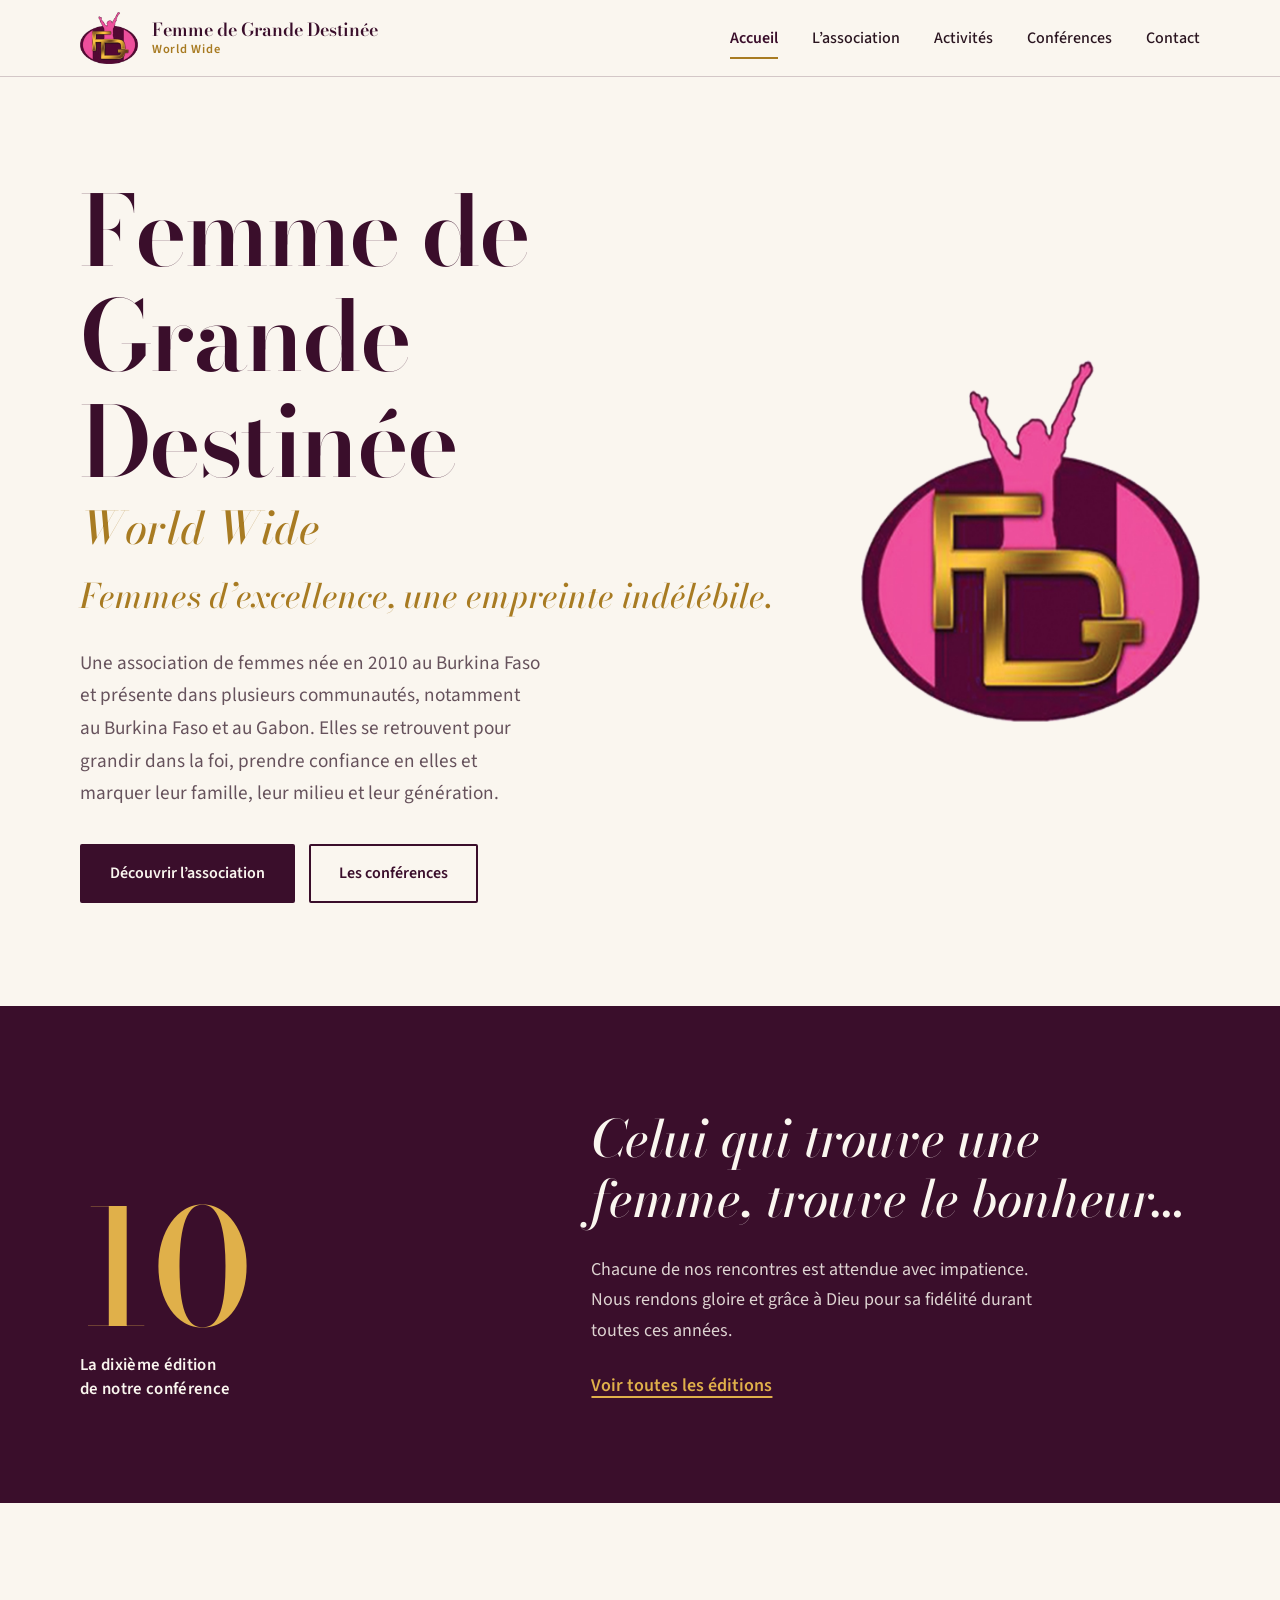
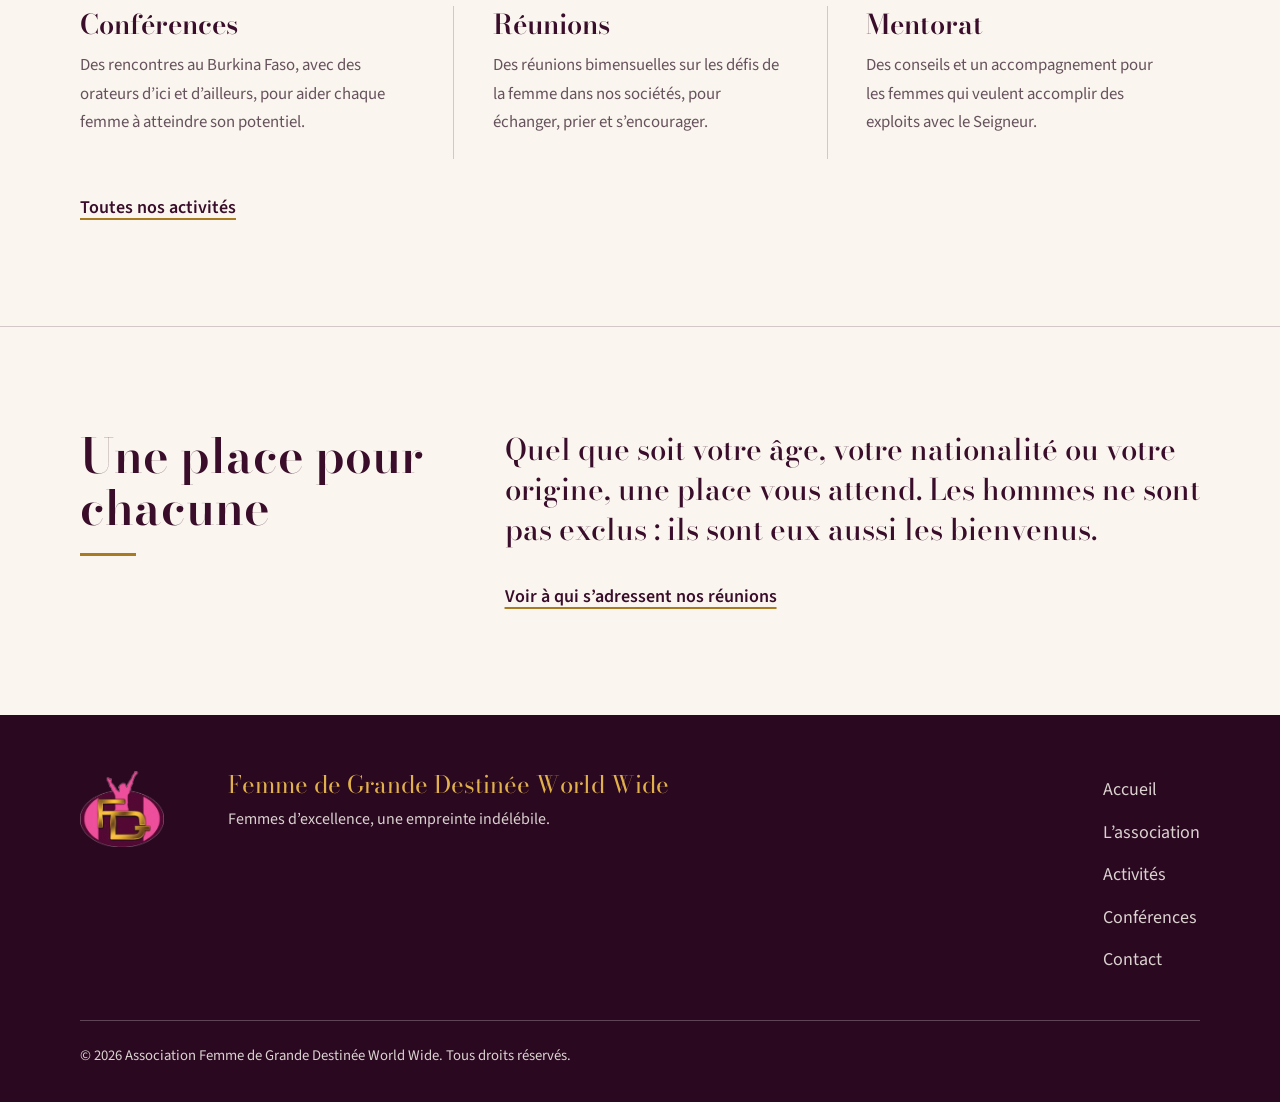
<file: index.html>
<!DOCTYPE html>
<html lang="fr">
<head>
<meta charset="utf-8">
<meta name="viewport" content="width=device-width, initial-scale=1, viewport-fit=cover">
<title>Femme de Grande Destinée World Wide</title>
<meta name="description" content="Association de femmes née en 2010 au Burkina Faso, présente aussi au Gabon : conférences, réunions et mentorat pour aider chaque femme à vivre sa destinée.">
<meta property="og:title" content="Femme de Grande Destinée World Wide">
<meta property="og:description" content="Association de femmes née en 2010 au Burkina Faso, présente aussi au Gabon : conférences, réunions et mentorat pour aider chaque femme à vivre sa destinée.">
<meta property="og:image" content="img/logo.png">
<meta name="theme-color" content="#3a0e2b">
<link rel="icon" type="image/png" href="img/favicon.png">
<link rel="preconnect" href="https://fonts.googleapis.com">
<link rel="preconnect" href="https://fonts.gstatic.com" crossorigin>
<link href="https://fonts.googleapis.com/css2?family=Bodoni+Moda:ital,opsz,wght@0,6..96,500;0,6..96,600;0,6..96,700;1,6..96,500;1,6..96,600&family=Source+Sans+3:wght@400;500;600&display=swap" rel="stylesheet">
<link rel="stylesheet" href="css/style.css">
</head>
<body>
<a class="skip" href="#contenu">Aller au contenu</a>
<header class="site-header">
  <div class="wrap bar">
    <a class="brand" href="index.html" aria-label="Femme de Grande Destinée World Wide, accueil">
      <img src="img/logo.png" alt="" width="58" height="52">
      <span>Femme de Grande Destinée<small>World Wide</small></span>
    </a>
    <button class="burger" id="burger" type="button" aria-label="Ouvrir le menu" aria-expanded="false" aria-controls="menu"><span></span><span></span><span></span></button>
    <nav class="nav" id="menu" aria-label="Navigation principale"><ul><li><a href="index.html" aria-current="page">Accueil</a></li><li><a href="association.html">L’association</a></li><li><a href="activites.html">Activités</a></li><li><a href="conferences.html">Conférences</a></li><li><a href="contact.html">Contact</a></li></ul></nav>
  </div>
</header>
<main id="contenu">

<section class="hero">
  <div class="wrap">
    <div>
      <h1>Femme de Grande Destinée <span class="ww">World Wide</span></h1>
      <p class="slogan">Femmes d’excellence, une empreinte indélébile.</p>
      <p class="intro">Une association de femmes née en 2010 au Burkina Faso et présente dans plusieurs communautés, notamment au Burkina Faso et au Gabon. Elles se retrouvent pour grandir dans la foi, prendre confiance en elles et marquer leur famille, leur milieu et leur génération.</p>
      <div class="actions">
        <a class="btn btn-fill" href="association.html">Découvrir l’association</a>
        <a class="btn btn-line" href="conferences.html">Les conférences</a>
      </div>
    </div>
    <img class="logo" src="img/logo.png" alt="Logo de l’association : une femme les bras levés au-dessus des lettres F et D" width="400" height="362">
  </div>
</section>

<section class="feature on-dark">
  <div class="wrap">
    <div class="edition">10<small>La dixième édition<br>de notre conférence</small></div>
    <div>
      <blockquote>Celui qui trouve une femme, trouve le bonheur…</blockquote>
      <p>Chacune de nos rencontres est attendue avec impatience. Nous rendons gloire et grâce à Dieu pour sa fidélité durant toutes ces années.</p>
      <a class="textlink" href="conferences.html">Voir toutes les éditions</a>
    </div>
  </div>
</section>

<section class="section">
  <div class="wrap">
    <div class="three">
      <div>
        <h3>Conférences</h3>
        <p>Des rencontres au Burkina Faso, avec des orateurs d’ici et d’ailleurs, pour aider chaque femme à atteindre son potentiel.</p>
      </div>
      <div>
        <h3>Réunions</h3>
        <p>Des réunions bimensuelles sur les défis de la femme dans nos sociétés, pour échanger, prier et s’encourager.</p>
      </div>
      <div>
        <h3>Mentorat</h3>
        <p>Des conseils et un accompagnement pour les femmes qui veulent accomplir des exploits avec le Seigneur.</p>
      </div>
    </div>
    <div class="actions"><a class="textlink" href="activites.html">Toutes nos activités</a></div>
  </div>
</section>

<section class="section">
  <div class="wrap split">
    <h2>Une place pour chacune</h2>
    <div>
      <p class="lead">Quel que soit votre âge, votre nationalité ou votre origine, une place vous attend. Les hommes ne sont pas exclus : ils sont eux aussi les bienvenus.</p>
      <div class="actions" style="margin-top:22px"><a class="textlink" href="association.html#pour-qui">Voir à qui s’adressent nos réunions</a></div>
    </div>
  </div>
</section>

</main>
<footer class="site-footer">
  <div class="wrap">
    <div class="foot">
      <img src="img/logo.png" alt="Logo de l’association" width="84" height="76">
      <div>
        <div class="name">Femme de Grande Destinée World Wide</div>
        <p>Femmes d’excellence, une empreinte indélébile.</p>
      </div>
      <nav aria-label="Plan du site"><ul><li><a href="index.html">Accueil</a></li><li><a href="association.html">L’association</a></li><li><a href="activites.html">Activités</a></li><li><a href="conferences.html">Conférences</a></li><li><a href="contact.html">Contact</a></li></ul></nav>
    </div>
    <div class="copy">© 2026 Association Femme de Grande Destinée World Wide. Tous droits réservés.</div>
  </div>
</footer>
<script src="js/site.js"></script>
</body>
</html>
</file>
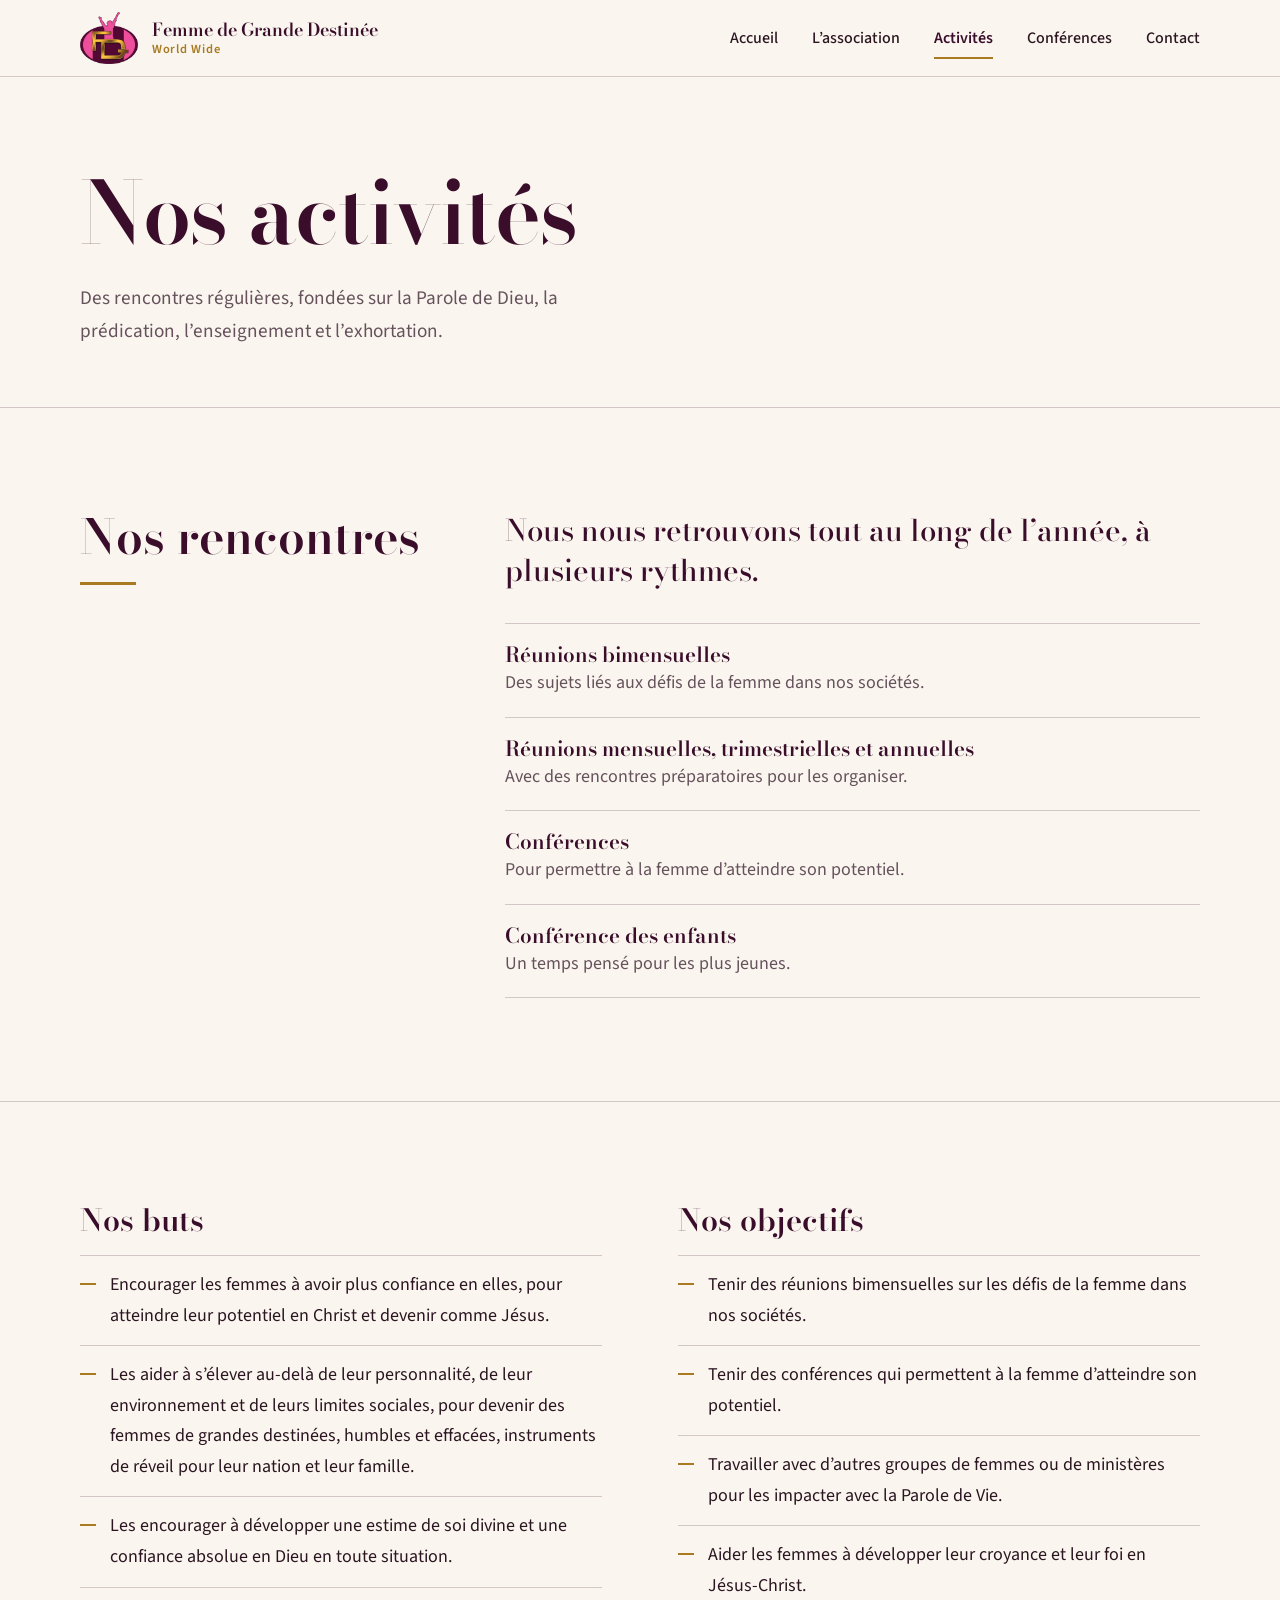
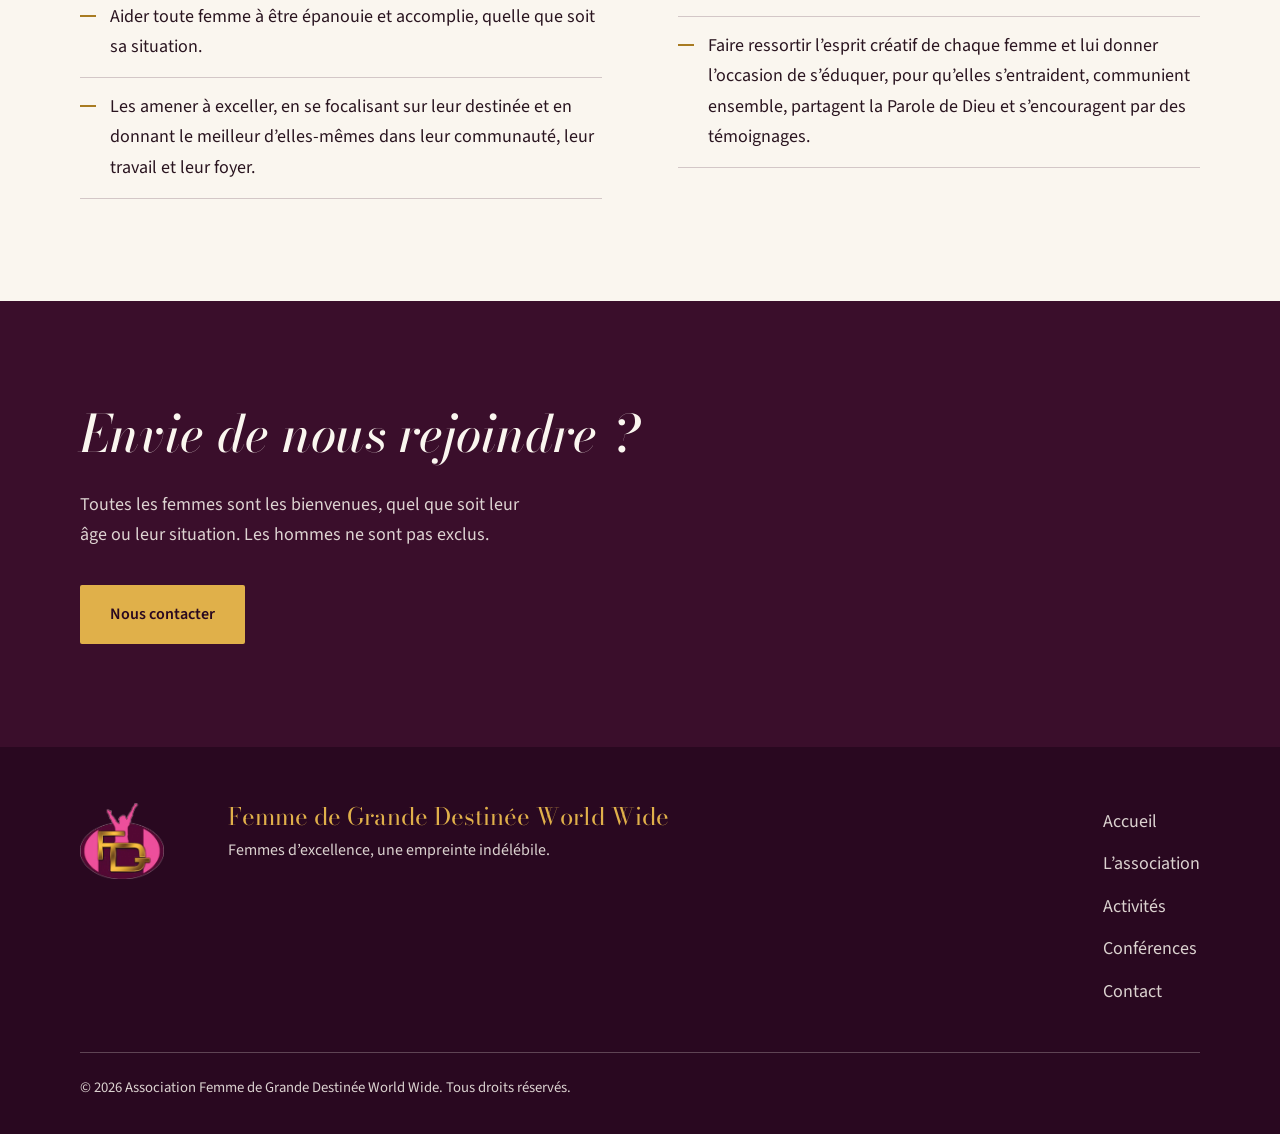
<file: activites.html>
<!DOCTYPE html>
<html lang="fr">
<head>
<meta charset="utf-8">
<meta name="viewport" content="width=device-width, initial-scale=1, viewport-fit=cover">
<title>Nos activités | Femme de Grande Destinée World Wide</title>
<meta name="description" content="Réunions, conférences, buts et objectifs de l’association Femme de Grande Destinée World Wide.">
<meta property="og:title" content="Nos activités | Femme de Grande Destinée World Wide">
<meta property="og:description" content="Réunions, conférences, buts et objectifs de l’association Femme de Grande Destinée World Wide.">
<meta property="og:image" content="img/logo.png">
<meta name="theme-color" content="#3a0e2b">
<link rel="icon" type="image/png" href="img/favicon.png">
<link rel="preconnect" href="https://fonts.googleapis.com">
<link rel="preconnect" href="https://fonts.gstatic.com" crossorigin>
<link href="https://fonts.googleapis.com/css2?family=Bodoni+Moda:ital,opsz,wght@0,6..96,500;0,6..96,600;0,6..96,700;1,6..96,500;1,6..96,600&family=Source+Sans+3:wght@400;500;600&display=swap" rel="stylesheet">
<link rel="stylesheet" href="css/style.css">
</head>
<body>
<a class="skip" href="#contenu">Aller au contenu</a>
<header class="site-header">
  <div class="wrap bar">
    <a class="brand" href="index.html" aria-label="Femme de Grande Destinée World Wide, accueil">
      <img src="img/logo.png" alt="" width="58" height="52">
      <span>Femme de Grande Destinée<small>World Wide</small></span>
    </a>
    <button class="burger" id="burger" type="button" aria-label="Ouvrir le menu" aria-expanded="false" aria-controls="menu"><span></span><span></span><span></span></button>
    <nav class="nav" id="menu" aria-label="Navigation principale"><ul><li><a href="index.html">Accueil</a></li><li><a href="association.html">L’association</a></li><li><a href="activites.html" aria-current="page">Activités</a></li><li><a href="conferences.html">Conférences</a></li><li><a href="contact.html">Contact</a></li></ul></nav>
  </div>
</header>
<main id="contenu">

<div class="page-head">
  <div class="wrap">
    <h1>Nos activités</h1>
    <p>Des rencontres régulières, fondées sur la Parole de Dieu, la prédication, l’enseignement et l’exhortation.</p>
  </div>
</div>

<section class="section">
  <div class="wrap split">
    <h2>Nos rencontres</h2>
    <div class="prose">
      <p class="lead">Nous nous retrouvons tout au long de l’année, à plusieurs rythmes.</p>
      <ul class="rules" style="margin-top:26px">
        <li><strong>Réunions bimensuelles</strong><span>Des sujets liés aux défis de la femme dans nos sociétés.</span></li>
        <li><strong>Réunions mensuelles, trimestrielles et annuelles</strong><span>Avec des rencontres préparatoires pour les organiser.</span></li>
        <li><strong>Conférences</strong><span>Pour permettre à la femme d’atteindre son potentiel.</span></li>
        <li><strong>Conférence des enfants</strong><span>Un temps pensé pour les plus jeunes.</span></li>
      </ul>
    </div>
  </div>
</section>

<section class="section">
  <div class="wrap">
    <div class="cols2">
      <div>
        <h3>Nos buts</h3>
        <ul class="dash">
          <li>Encourager les femmes à avoir plus confiance en elles, pour atteindre leur potentiel en Christ et devenir comme Jésus.</li>
          <li>Les aider à s’élever au-delà de leur personnalité, de leur environnement et de leurs limites sociales, pour devenir des femmes de grandes destinées, humbles et effacées, instruments de réveil pour leur nation et leur famille.</li>
          <li>Les encourager à développer une estime de soi divine et une confiance absolue en Dieu en toute situation.</li>
          <li>Aider toute femme à être épanouie et accomplie, quelle que soit sa situation.</li>
          <li>Les amener à exceller, en se focalisant sur leur destinée et en donnant le meilleur d’elles-mêmes dans leur communauté, leur travail et leur foyer.</li>
        </ul>
      </div>
      <div>
        <h3>Nos objectifs</h3>
        <ul class="dash">
          <li>Tenir des réunions bimensuelles sur les défis de la femme dans nos sociétés.</li>
          <li>Tenir des conférences qui permettent à la femme d’atteindre son potentiel.</li>
          <li>Travailler avec d’autres groupes de femmes ou de ministères pour les impacter avec la Parole de Vie.</li>
          <li>Aider les femmes à développer leur croyance et leur foi en Jésus-Christ.</li>
          <li>Faire ressortir l’esprit créatif de chaque femme et lui donner l’occasion de s’éduquer, pour qu’elles s’entraident, communient ensemble, partagent la Parole de Dieu et s’encouragent par des témoignages.</li>
        </ul>
      </div>
    </div>
  </div>
</section>

<section class="feature on-dark">
  <div class="wrap" style="grid-template-columns:1fr;align-items:start">
    <div>
      <blockquote>Envie de nous rejoindre ?</blockquote>
      <p>Toutes les femmes sont les bienvenues, quel que soit leur âge ou leur situation. Les hommes ne sont pas exclus.</p>
      <div class="actions"><a class="btn btn-fill" href="contact.html">Nous contacter</a></div>
    </div>
  </div>
</section>

</main>
<footer class="site-footer">
  <div class="wrap">
    <div class="foot">
      <img src="img/logo.png" alt="Logo de l’association" width="84" height="76">
      <div>
        <div class="name">Femme de Grande Destinée World Wide</div>
        <p>Femmes d’excellence, une empreinte indélébile.</p>
      </div>
      <nav aria-label="Plan du site"><ul><li><a href="index.html">Accueil</a></li><li><a href="association.html">L’association</a></li><li><a href="activites.html">Activités</a></li><li><a href="conferences.html">Conférences</a></li><li><a href="contact.html">Contact</a></li></ul></nav>
    </div>
    <div class="copy">© 2026 Association Femme de Grande Destinée World Wide. Tous droits réservés.</div>
  </div>
</footer>
<script src="js/site.js"></script>
</body>
</html>
</file>
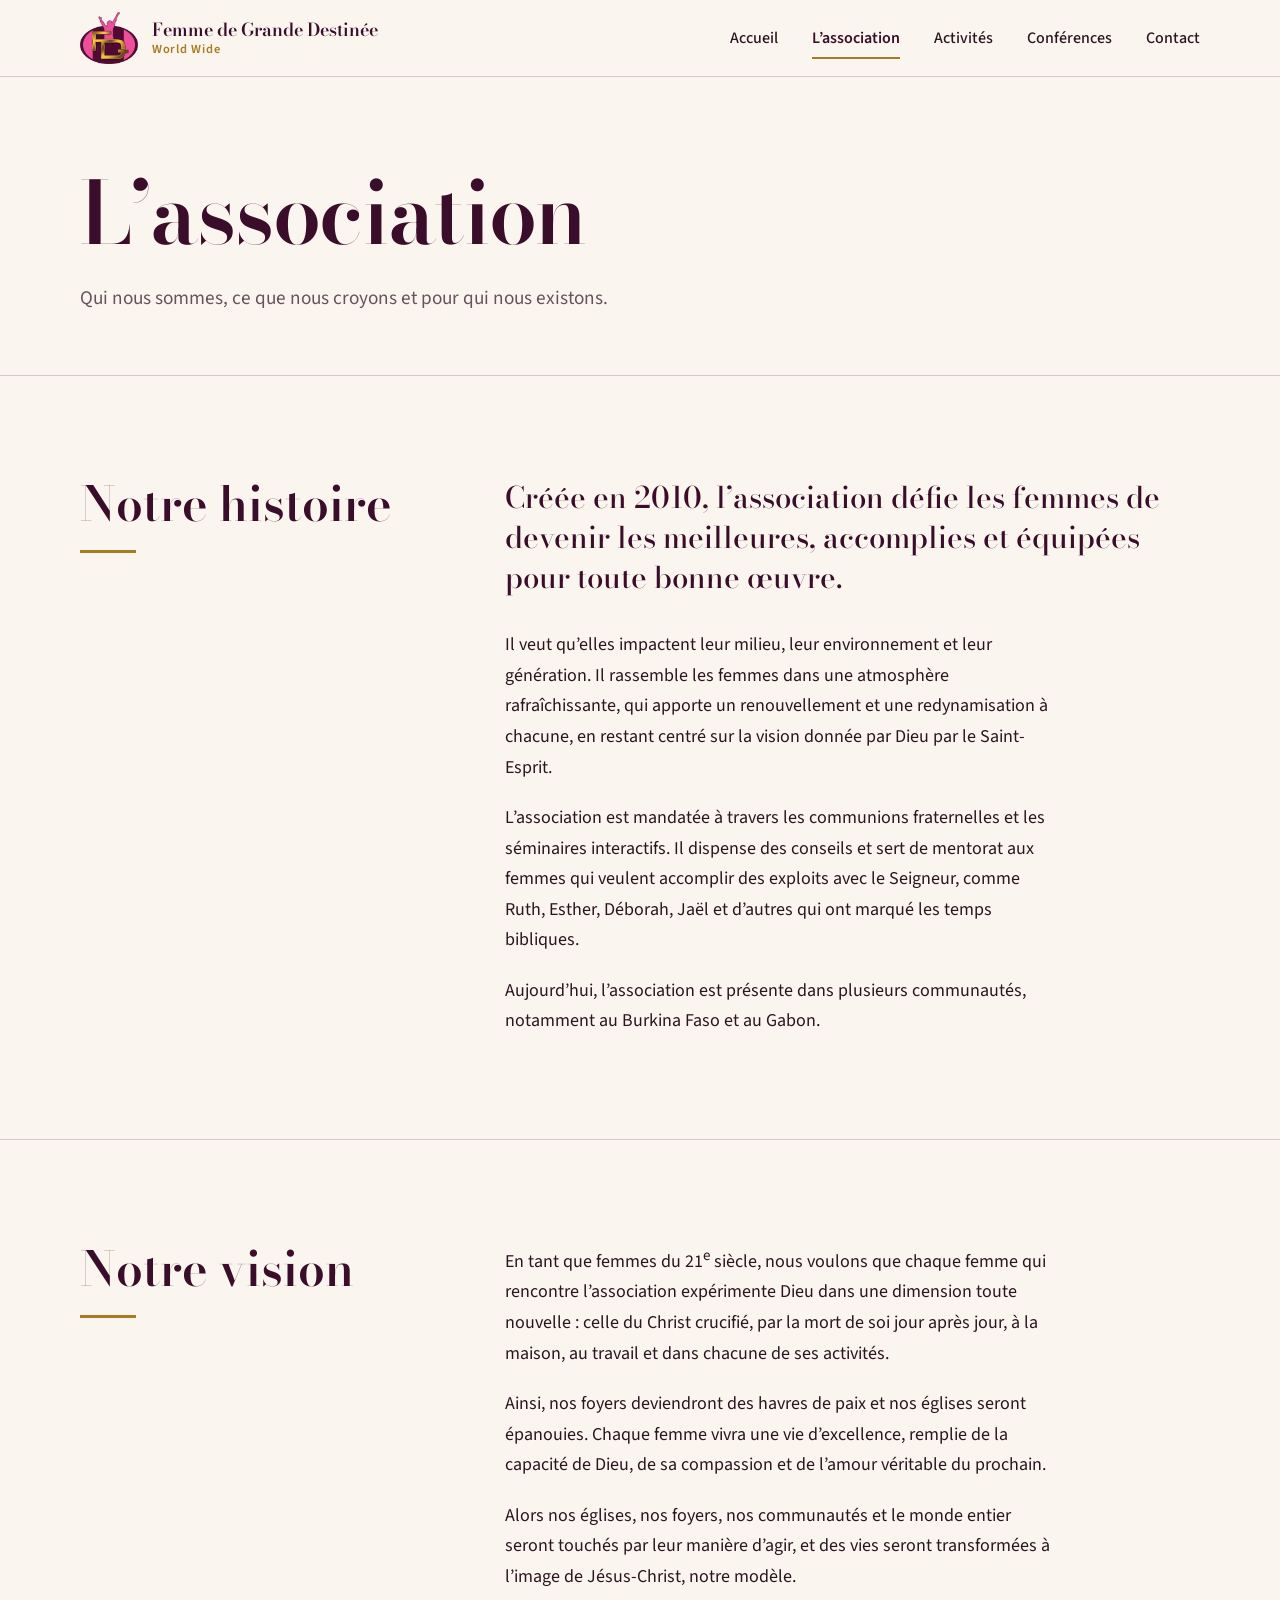
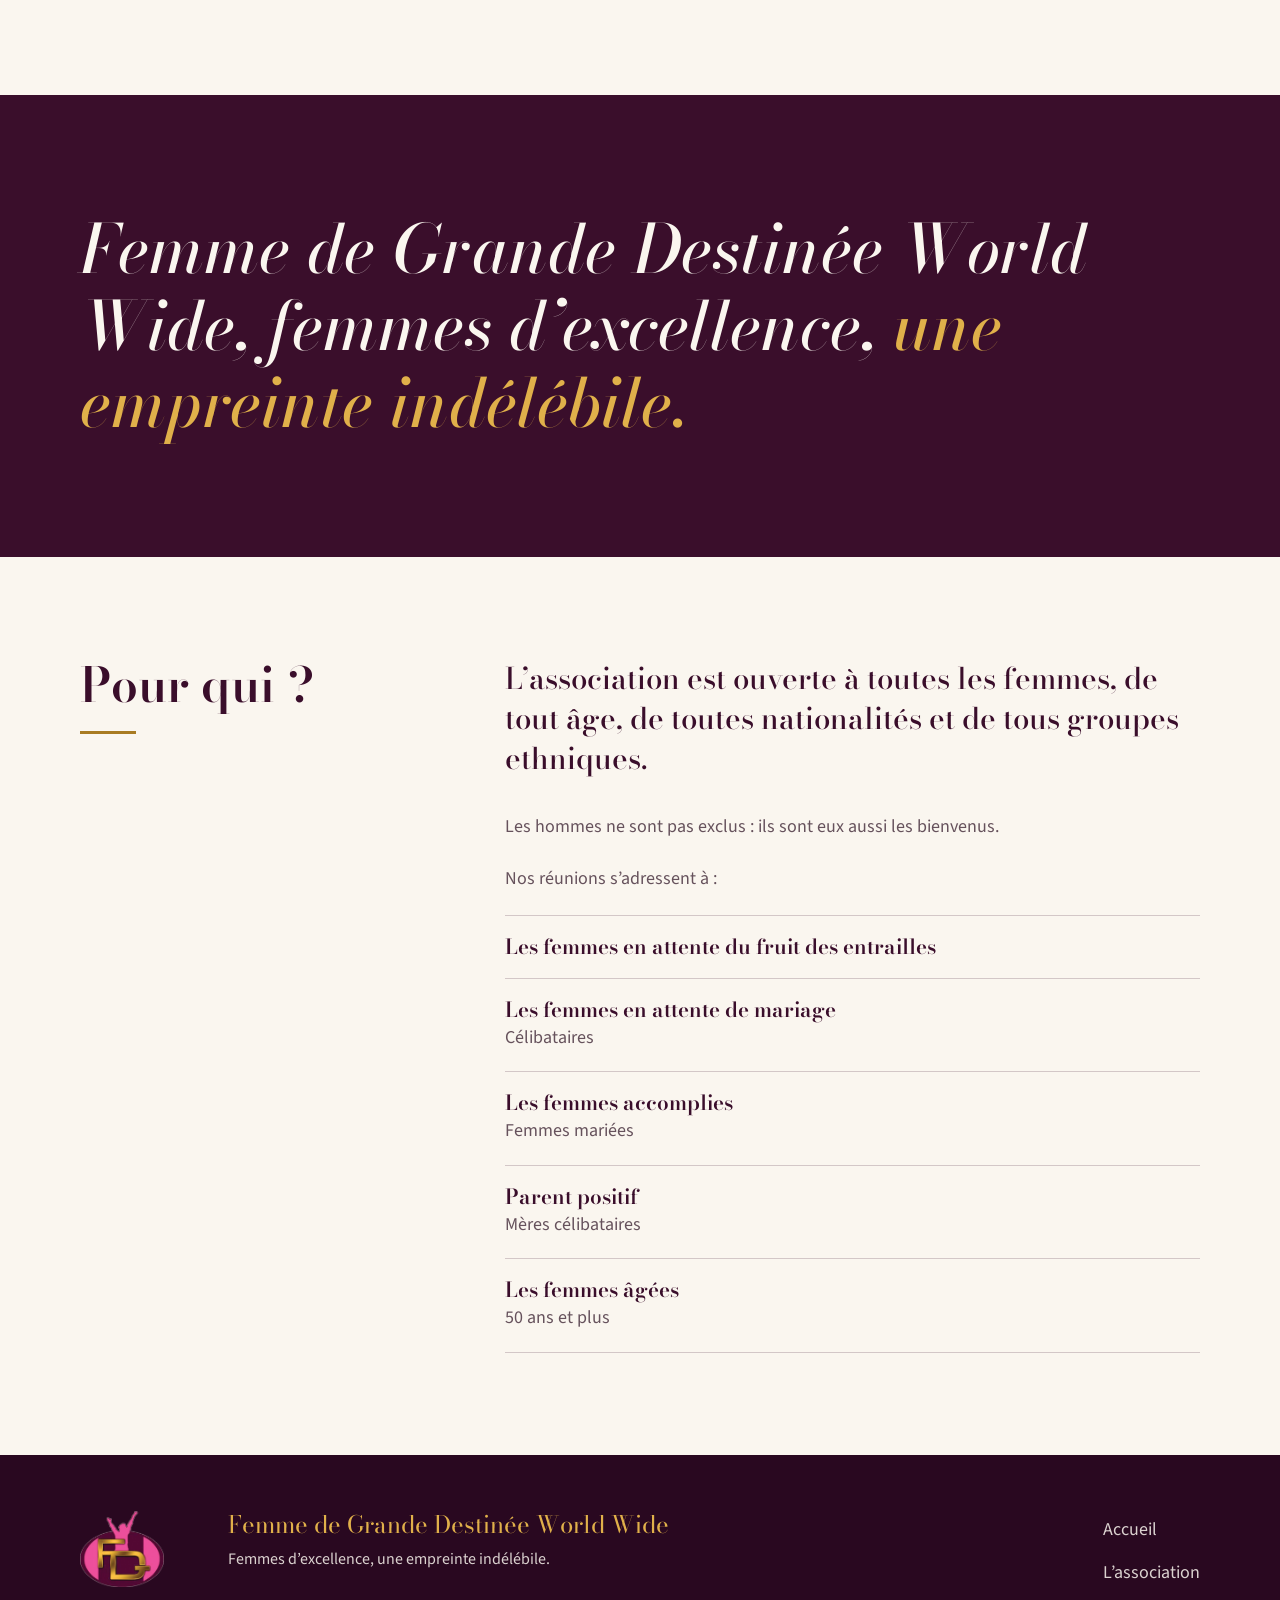
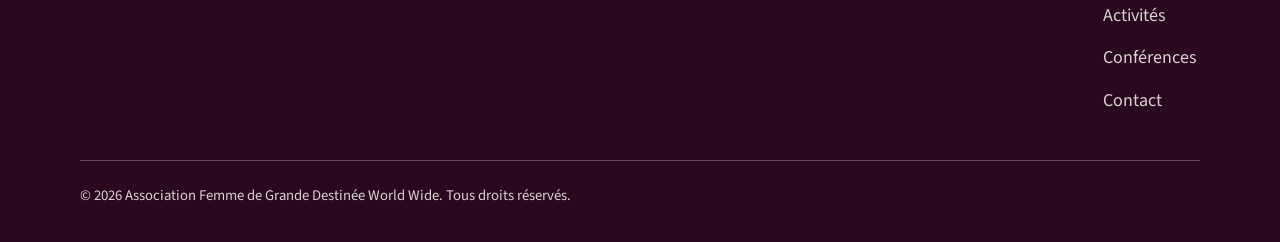
<file: association.html>
<!DOCTYPE html>
<html lang="fr">
<head>
<meta charset="utf-8">
<meta name="viewport" content="width=device-width, initial-scale=1, viewport-fit=cover">
<title>L’association | Femme de Grande Destinée World Wide</title>
<meta name="description" content="L’histoire, la vision et le public de l’association Femme de Grande Destinée World Wide, créé en 2010.">
<meta property="og:title" content="L’association | Femme de Grande Destinée World Wide">
<meta property="og:description" content="L’histoire, la vision et le public de l’association Femme de Grande Destinée World Wide, créé en 2010.">
<meta property="og:image" content="img/logo.png">
<meta name="theme-color" content="#3a0e2b">
<link rel="icon" type="image/png" href="img/favicon.png">
<link rel="preconnect" href="https://fonts.googleapis.com">
<link rel="preconnect" href="https://fonts.gstatic.com" crossorigin>
<link href="https://fonts.googleapis.com/css2?family=Bodoni+Moda:ital,opsz,wght@0,6..96,500;0,6..96,600;0,6..96,700;1,6..96,500;1,6..96,600&family=Source+Sans+3:wght@400;500;600&display=swap" rel="stylesheet">
<link rel="stylesheet" href="css/style.css">
</head>
<body>
<a class="skip" href="#contenu">Aller au contenu</a>
<header class="site-header">
  <div class="wrap bar">
    <a class="brand" href="index.html" aria-label="Femme de Grande Destinée World Wide, accueil">
      <img src="img/logo.png" alt="" width="58" height="52">
      <span>Femme de Grande Destinée<small>World Wide</small></span>
    </a>
    <button class="burger" id="burger" type="button" aria-label="Ouvrir le menu" aria-expanded="false" aria-controls="menu"><span></span><span></span><span></span></button>
    <nav class="nav" id="menu" aria-label="Navigation principale"><ul><li><a href="index.html">Accueil</a></li><li><a href="association.html" aria-current="page">L’association</a></li><li><a href="activites.html">Activités</a></li><li><a href="conferences.html">Conférences</a></li><li><a href="contact.html">Contact</a></li></ul></nav>
  </div>
</header>
<main id="contenu">

<div class="page-head">
  <div class="wrap">
    <h1>L’association</h1>
    <p>Qui nous sommes, ce que nous croyons et pour qui nous existons.</p>
  </div>
</div>

<section class="section">
  <div class="wrap split">
    <h2>Notre histoire</h2>
    <div class="prose">
      <p class="lead">Créée en 2010, l’association défie les femmes de devenir les meilleures, accomplies et équipées pour toute bonne œuvre.</p>
      <p>Il veut qu’elles impactent leur milieu, leur environnement et leur génération. Il rassemble les femmes dans une atmosphère rafraîchissante, qui apporte un renouvellement et une redynamisation à chacune, en restant centré sur la vision donnée par Dieu par le Saint-Esprit.</p>
      <p>L’association est mandatée à travers les communions fraternelles et les séminaires interactifs. Il dispense des conseils et sert de mentorat aux femmes qui veulent accomplir des exploits avec le Seigneur, comme Ruth, Esther, Déborah, Jaël et d’autres qui ont marqué les temps bibliques.</p>
      <p>Aujourd’hui, l’association est présente dans plusieurs communautés, notamment au Burkina Faso et au Gabon.</p>
    </div>
  </div>
</section>

<section class="section">
  <div class="wrap split">
    <h2>Notre vision</h2>
    <div class="prose">
      <p>En tant que femmes du 21<sup>e</sup> siècle, nous voulons que chaque femme qui rencontre l’association expérimente Dieu dans une dimension toute nouvelle : celle du Christ crucifié, par la mort de soi jour après jour, à la maison, au travail et dans chacune de ses activités.</p>
      <p>Ainsi, nos foyers deviendront des havres de paix et nos églises seront épanouies. Chaque femme vivra une vie d’excellence, remplie de la capacité de Dieu, de sa compassion et de l’amour véritable du prochain.</p>
      <p>Alors nos églises, nos foyers, nos communautés et le monde entier seront touchés par leur manière d’agir, et des vies seront transformées à l’image de Jésus-Christ, notre modèle.</p>
    </div>
  </div>
</section>

<section class="slogan-band on-dark">
  <div class="wrap">
    <p>Femme de Grande Destinée World Wide, femmes d’excellence, <em>une empreinte indélébile.</em></p>
  </div>
</section>

<section class="section" id="pour-qui">
  <div class="wrap split">
    <h2>Pour qui ?</h2>
    <div>
      <p class="lead">L’association est ouverte à toutes les femmes, de tout âge, de toutes nationalités et de tous groupes ethniques.</p>
      <p style="margin-top:14px;color:var(--muted)">Les hommes ne sont pas exclus : ils sont eux aussi les bienvenus.</p>
      <p style="margin-top:22px;color:var(--muted)">Nos réunions s’adressent à :</p>
      <ul class="rules">
        <li><strong>Les femmes en attente du fruit des entrailles</strong></li>
        <li><strong>Les femmes en attente de mariage</strong><span>Célibataires</span></li>
        <li><strong>Les femmes accomplies</strong><span>Femmes mariées</span></li>
        <li><strong>Parent positif</strong><span>Mères célibataires</span></li>
        <li><strong>Les femmes âgées</strong><span>50 ans et plus</span></li>
      </ul>
    </div>
  </div>
</section>

</main>
<footer class="site-footer">
  <div class="wrap">
    <div class="foot">
      <img src="img/logo.png" alt="Logo de l’association" width="84" height="76">
      <div>
        <div class="name">Femme de Grande Destinée World Wide</div>
        <p>Femmes d’excellence, une empreinte indélébile.</p>
      </div>
      <nav aria-label="Plan du site"><ul><li><a href="index.html">Accueil</a></li><li><a href="association.html">L’association</a></li><li><a href="activites.html">Activités</a></li><li><a href="conferences.html">Conférences</a></li><li><a href="contact.html">Contact</a></li></ul></nav>
    </div>
    <div class="copy">© 2026 Association Femme de Grande Destinée World Wide. Tous droits réservés.</div>
  </div>
</footer>
<script src="js/site.js"></script>
</body>
</html>
</file>
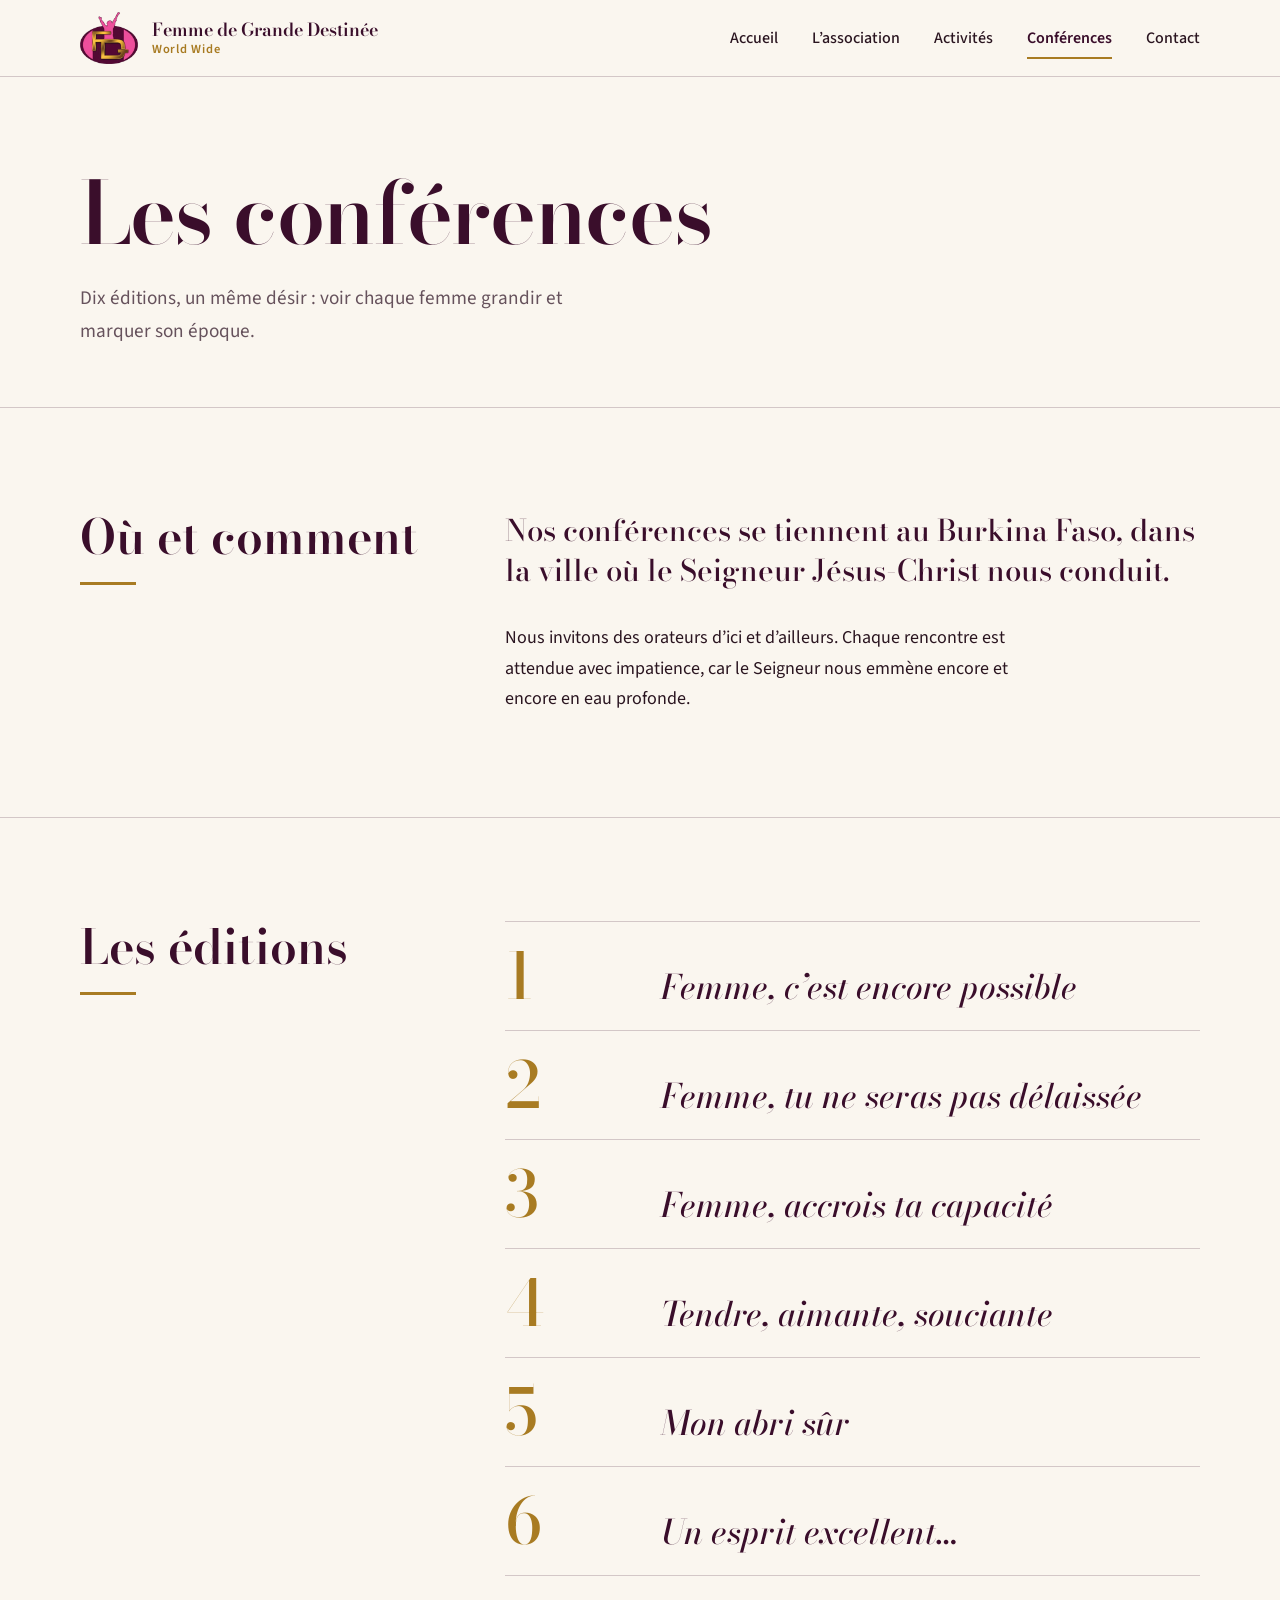
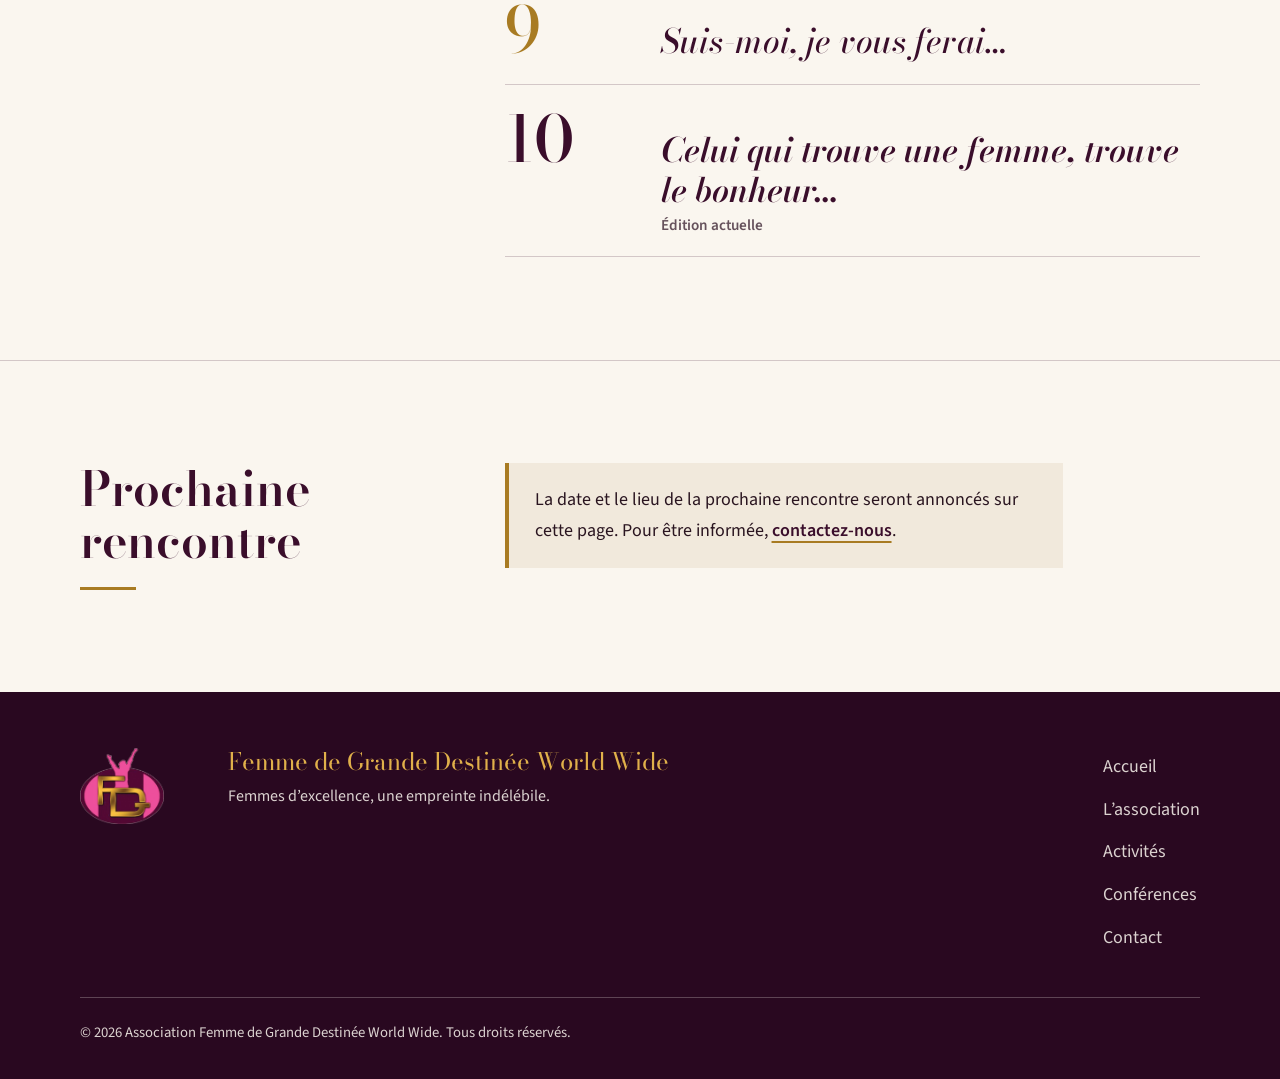
<file: conferences.html>
<!DOCTYPE html>
<html lang="fr">
<head>
<meta charset="utf-8">
<meta name="viewport" content="width=device-width, initial-scale=1, viewport-fit=cover">
<title>Les conférences | Femme de Grande Destinée World Wide</title>
<meta name="description" content="Les dix éditions de la conférence Femme de Grande Destinée World Wide, au Burkina Faso.">
<meta property="og:title" content="Les conférences | Femme de Grande Destinée World Wide">
<meta property="og:description" content="Les dix éditions de la conférence Femme de Grande Destinée World Wide, au Burkina Faso.">
<meta property="og:image" content="img/logo.png">
<meta name="theme-color" content="#3a0e2b">
<link rel="icon" type="image/png" href="img/favicon.png">
<link rel="preconnect" href="https://fonts.googleapis.com">
<link rel="preconnect" href="https://fonts.gstatic.com" crossorigin>
<link href="https://fonts.googleapis.com/css2?family=Bodoni+Moda:ital,opsz,wght@0,6..96,500;0,6..96,600;0,6..96,700;1,6..96,500;1,6..96,600&family=Source+Sans+3:wght@400;500;600&display=swap" rel="stylesheet">
<link rel="stylesheet" href="css/style.css">
</head>
<body>
<a class="skip" href="#contenu">Aller au contenu</a>
<header class="site-header">
  <div class="wrap bar">
    <a class="brand" href="index.html" aria-label="Femme de Grande Destinée World Wide, accueil">
      <img src="img/logo.png" alt="" width="58" height="52">
      <span>Femme de Grande Destinée<small>World Wide</small></span>
    </a>
    <button class="burger" id="burger" type="button" aria-label="Ouvrir le menu" aria-expanded="false" aria-controls="menu"><span></span><span></span><span></span></button>
    <nav class="nav" id="menu" aria-label="Navigation principale"><ul><li><a href="index.html">Accueil</a></li><li><a href="association.html">L’association</a></li><li><a href="activites.html">Activités</a></li><li><a href="conferences.html" aria-current="page">Conférences</a></li><li><a href="contact.html">Contact</a></li></ul></nav>
  </div>
</header>
<main id="contenu">

<div class="page-head">
  <div class="wrap">
    <h1>Les conférences</h1>
    <p>Dix éditions, un même désir : voir chaque femme grandir et marquer son époque.</p>
  </div>
</div>

<section class="section">
  <div class="wrap split">
    <h2>Où et comment</h2>
    <div class="prose">
      <p class="lead">Nos conférences se tiennent au Burkina Faso, dans la ville où le Seigneur Jésus-Christ nous conduit.</p>
      <p>Nous invitons des orateurs d’ici et d’ailleurs. Chaque rencontre est attendue avec impatience, car le Seigneur nous emmène encore et encore en eau profonde.</p>
    </div>
  </div>
</section>

<section class="section">
  <div class="wrap split">
    <h2>Les éditions</h2>
    <ol class="editions">
<li><span class="n">1</span><span class="t">Femme, c’est encore possible</span></li>
<li><span class="n">2</span><span class="t">Femme, tu ne seras pas délaissée</span></li>
<li><span class="n">3</span><span class="t">Femme, accrois ta capacité</span></li>
<li><span class="n">4</span><span class="t">Tendre, aimante, souciante</span></li>
<li><span class="n">5</span><span class="t">Mon abri sûr</span></li>
<li><span class="n">6</span><span class="t">Un esprit excellent…</span></li>
<li><span class="n">9</span><span class="t">Suis-moi, je vous ferai…</span></li>
<li class="now"><span class="n">10</span><span class="t">Celui qui trouve une femme, trouve le bonheur…<small>Édition actuelle</small></span></li>
    </ol>
  </div>
</section>

<section class="section">
  <div class="wrap split">
    <h2>Prochaine rencontre</h2>
    <div class="notice"><p>La date et le lieu de la prochaine rencontre seront annoncés sur cette page. Pour être informée, <a class="textlink" href="contact.html">contactez-nous</a>.</p></div>
  </div>
</section>

</main>
<footer class="site-footer">
  <div class="wrap">
    <div class="foot">
      <img src="img/logo.png" alt="Logo de l’association" width="84" height="76">
      <div>
        <div class="name">Femme de Grande Destinée World Wide</div>
        <p>Femmes d’excellence, une empreinte indélébile.</p>
      </div>
      <nav aria-label="Plan du site"><ul><li><a href="index.html">Accueil</a></li><li><a href="association.html">L’association</a></li><li><a href="activites.html">Activités</a></li><li><a href="conferences.html">Conférences</a></li><li><a href="contact.html">Contact</a></li></ul></nav>
    </div>
    <div class="copy">© 2026 Association Femme de Grande Destinée World Wide. Tous droits réservés.</div>
  </div>
</footer>
<script src="js/site.js"></script>
</body>
</html>
</file>
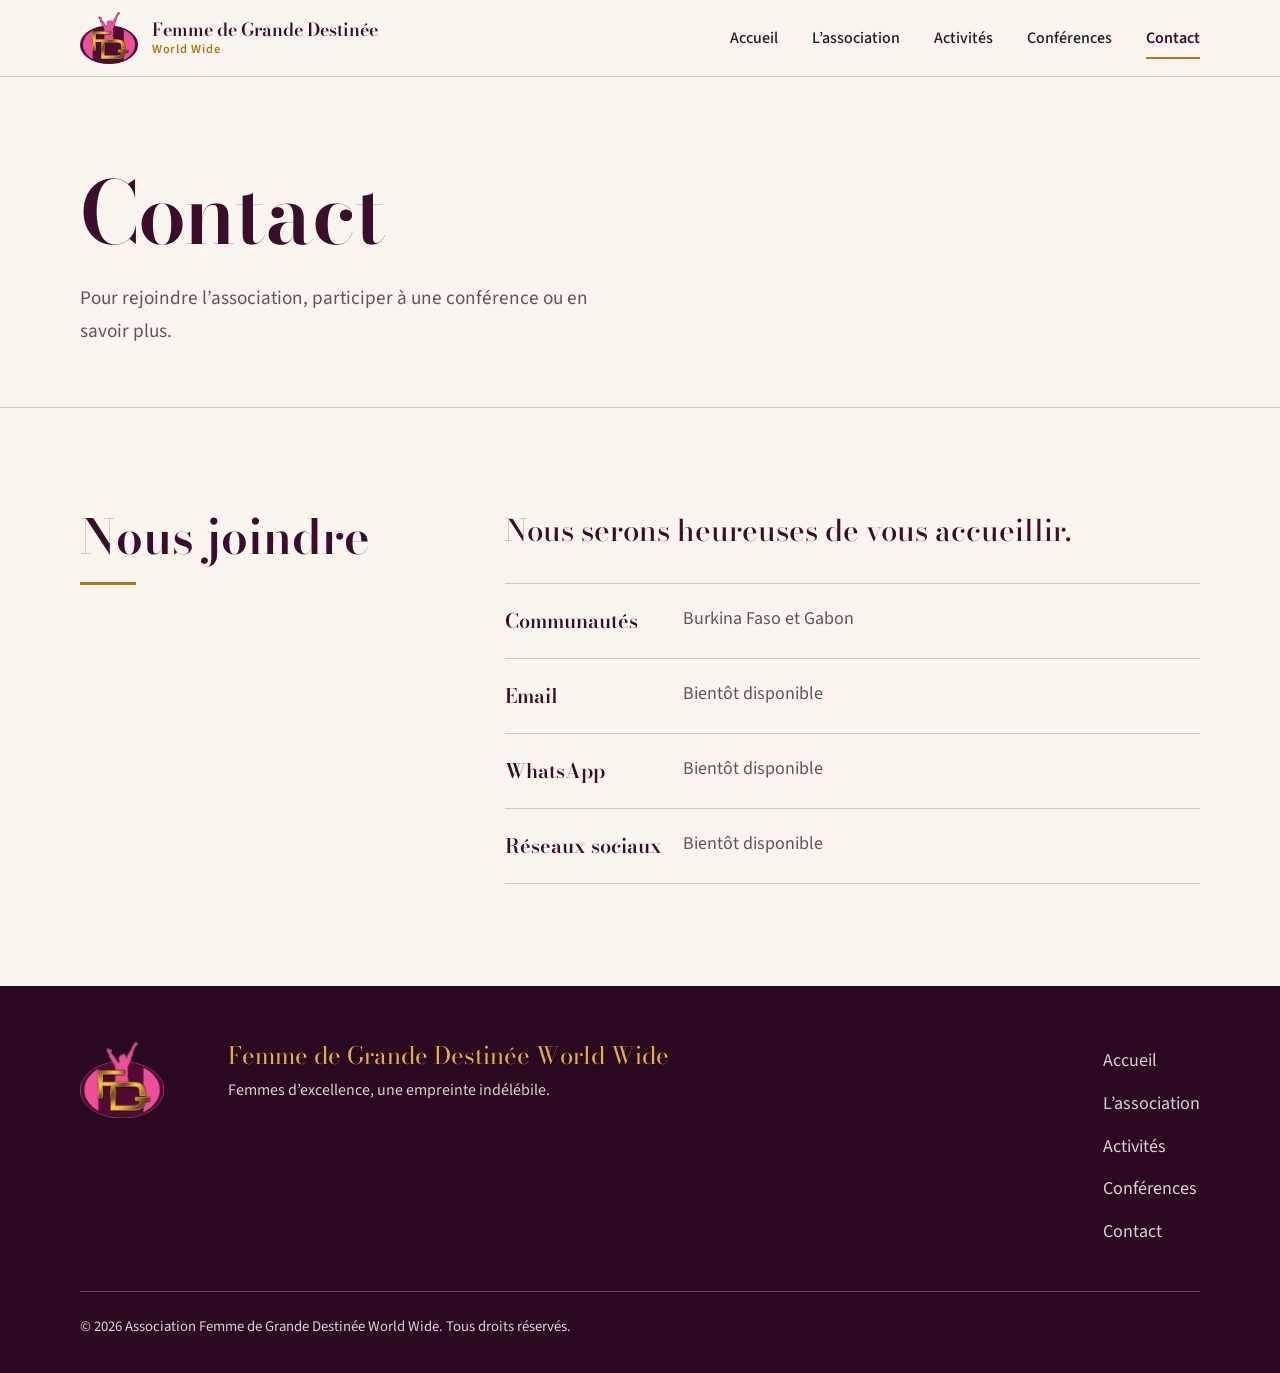
<file: contact.html>
<!DOCTYPE html>
<html lang="fr">
<head>
<meta charset="utf-8">
<meta name="viewport" content="width=device-width, initial-scale=1, viewport-fit=cover">
<title>Contact | Femme de Grande Destinée World Wide</title>
<meta name="description" content="Contacter l’association Femme de Grande Destinée World Wide.">
<meta property="og:title" content="Contact | Femme de Grande Destinée World Wide">
<meta property="og:description" content="Contacter l’association Femme de Grande Destinée World Wide.">
<meta property="og:image" content="img/logo.png">
<meta name="theme-color" content="#3a0e2b">
<link rel="icon" type="image/png" href="img/favicon.png">
<link rel="preconnect" href="https://fonts.googleapis.com">
<link rel="preconnect" href="https://fonts.gstatic.com" crossorigin>
<link href="https://fonts.googleapis.com/css2?family=Bodoni+Moda:ital,opsz,wght@0,6..96,500;0,6..96,600;0,6..96,700;1,6..96,500;1,6..96,600&family=Source+Sans+3:wght@400;500;600&display=swap" rel="stylesheet">
<link rel="stylesheet" href="css/style.css">
</head>
<body>
<a class="skip" href="#contenu">Aller au contenu</a>
<header class="site-header">
  <div class="wrap bar">
    <a class="brand" href="index.html" aria-label="Femme de Grande Destinée World Wide, accueil">
      <img src="img/logo.png" alt="" width="58" height="52">
      <span>Femme de Grande Destinée<small>World Wide</small></span>
    </a>
    <button class="burger" id="burger" type="button" aria-label="Ouvrir le menu" aria-expanded="false" aria-controls="menu"><span></span><span></span><span></span></button>
    <nav class="nav" id="menu" aria-label="Navigation principale"><ul><li><a href="index.html">Accueil</a></li><li><a href="association.html">L’association</a></li><li><a href="activites.html">Activités</a></li><li><a href="conferences.html">Conférences</a></li><li><a href="contact.html" aria-current="page">Contact</a></li></ul></nav>
  </div>
</header>
<main id="contenu">

<div class="page-head">
  <div class="wrap">
    <h1>Contact</h1>
    <p>Pour rejoindre l’association, participer à une conférence ou en savoir plus.</p>
  </div>
</div>

<section class="section">
  <div class="wrap split">
    <h2>Nous joindre</h2>
    <div class="prose">
      <p class="lead">Nous serons heureuses de vous accueillir.</p>
      <!-- À COMPLÉTER : remplacer chaque ligne « bientôt disponible » par la vraie information, par exemple
           <li><b>Email</b><span><a class="textlink" href="mailto:adresse@exemple.org">adresse@exemple.org</a></span></li> -->
      <ul class="contact-lines" style="margin-top:26px">
        <li><b>Communautés</b><span>Burkina Faso et Gabon</span></li>
        <li><b>Email</b><span>Bientôt disponible</span></li>
        <li><b>WhatsApp</b><span>Bientôt disponible</span></li>
        <li><b>Réseaux sociaux</b><span>Bientôt disponible</span></li>
      </ul>
    </div>
  </div>
</section>

</main>
<footer class="site-footer">
  <div class="wrap">
    <div class="foot">
      <img src="img/logo.png" alt="Logo de l’association" width="84" height="76">
      <div>
        <div class="name">Femme de Grande Destinée World Wide</div>
        <p>Femmes d’excellence, une empreinte indélébile.</p>
      </div>
      <nav aria-label="Plan du site"><ul><li><a href="index.html">Accueil</a></li><li><a href="association.html">L’association</a></li><li><a href="activites.html">Activités</a></li><li><a href="conferences.html">Conférences</a></li><li><a href="contact.html">Contact</a></li></ul></nav>
    </div>
    <div class="copy">© 2026 Association Femme de Grande Destinée World Wide. Tous droits réservés.</div>
  </div>
</footer>
<script src="js/site.js"></script>
</body>
</html>
</file>
<file: css/style.css>
/* Femmes de Grandes Destinées — feuille de style commune
   Palette tirée du logo : bordeaux profond + or. Le rose reste dans le logo seulement. */

@view-transition { navigation: auto; }

:root {
  --wine: #3a0e2b;
  --wine-deep: #290820;
  --wine-soft: #5a2442;
  --ivory: #faf6ef;
  --paper: #f1e9dc;
  --ink: #2a1520;
  --muted: #66525c;
  --gold: #a87b22;        /* filets et décor sur fond clair */
  --gold-light: #e0b04a;  /* texte et filets sur fond bordeaux */
  --line: rgba(58, 14, 43, .2);
  --line-light: rgba(250, 246, 239, .25);

  --display: "Bodoni Moda", "Didot", "Bodoni 72", Georgia, serif;
  --body: "Source Sans 3", system-ui, -apple-system, "Segoe UI", Roboto, sans-serif;

  --wrap: 1120px;
}

*, *::before, *::after { box-sizing: border-box; }
html { scroll-behavior: smooth; scroll-padding-top: 90px; -webkit-text-size-adjust: 100%; }
body {
  margin: 0;
  background: var(--ivory);
  color: var(--ink);
  font-family: var(--body);
  font-size: 1.125rem;
  line-height: 1.7;
  -webkit-font-smoothing: antialiased;
  overflow-x: hidden;
}
img { max-width: 100%; display: block; }
a { color: inherit; }
p { margin: 0 0 1.1em; }
h1, h2, h3 { font-family: var(--display); font-weight: 600; line-height: 1.08; margin: 0; color: var(--wine); }
ul, ol { margin: 0; padding: 0; list-style: none; }
:focus-visible { outline: 3px solid var(--gold); outline-offset: 3px; border-radius: 2px; }
.on-dark :focus-visible, .site-footer :focus-visible { outline-color: var(--gold-light); }
.wrap { width: min(var(--wrap), 100% - 2.5rem); margin-inline: auto; }
.skip { position: absolute; left: -999px; top: 0; background: var(--wine); color: #fff; padding: 10px 16px; z-index: 100; }
.skip:focus { left: 0; }

/* ---------- En-tête ---------- */
.site-header { position: sticky; top: 0; z-index: 40; background: var(--ivory); border-bottom: 1px solid var(--line); padding-top: env(safe-area-inset-top, 0px); }
.bar { display: flex; align-items: center; justify-content: space-between; min-height: 76px; gap: 24px; }
.brand { display: flex; align-items: center; gap: 14px; text-decoration: none; }
.brand img { width: 58px; height: auto; }
.brand span { font-family: var(--display); font-weight: 600; font-size: 1.12rem; line-height: 1.15; color: var(--wine); }
.nav ul { display: flex; gap: 34px; }
.nav a { text-decoration: none; font-weight: 500; font-size: 1rem; color: var(--ink); padding: 8px 0; border-bottom: 2px solid transparent; transition: border-color .2s; }
.nav a:hover { border-bottom-color: var(--gold); }
.nav a[aria-current="page"] { border-bottom-color: var(--gold); color: var(--wine); font-weight: 600; }
.burger { display: none; background: none; border: 1px solid var(--line); border-radius: 4px; width: 46px; height: 46px; cursor: pointer; color: var(--wine); }
.burger span { display: block; width: 22px; height: 2px; background: currentColor; margin: 5px auto; }
@media (max-width: 860px) {
  .burger { display: block; }
  .nav { position: absolute; left: 0; right: 0; top: 100%; background: var(--ivory); border-bottom: 1px solid var(--line); display: none; }
  .nav.open { display: block; }
  .nav ul { flex-direction: column; gap: 0; width: min(var(--wrap), 100% - 2.5rem); margin: 0 auto; padding: 6px 0 14px; }
  .nav a { display: block; padding: 14px 0; border-bottom: 1px solid var(--line); }
  .nav a[aria-current="page"] { border-bottom-color: var(--gold); }
  .brand span { font-size: 1rem; }
  .brand img { width: 48px; }
}

/* ---------- Boutons ---------- */
.btn { display: inline-block; text-decoration: none; font-weight: 600; font-size: 1rem; padding: 14px 28px; border: 2px solid var(--wine); border-radius: 2px; transition: background .2s, color .2s; }
.btn-fill { background: var(--wine); color: var(--ivory); }
.btn-fill:hover { background: var(--wine-soft); border-color: var(--wine-soft); }
.btn-line { color: var(--wine); }
.btn-line:hover { background: var(--wine); color: var(--ivory); }
.on-dark .btn-fill { background: var(--gold-light); border-color: var(--gold-light); color: var(--wine-deep); }
.on-dark .btn-fill:hover { background: #ecc269; border-color: #ecc269; }
.on-dark .btn-line { color: var(--ivory); border-color: var(--ivory); }
.on-dark .btn-line:hover { background: var(--ivory); color: var(--wine); }
.actions { display: flex; flex-wrap: wrap; gap: 14px; margin-top: 34px; }
.textlink { color: var(--wine); font-weight: 600; text-decoration: underline; text-decoration-color: var(--gold); text-decoration-thickness: 2px; text-underline-offset: 5px; }
.textlink:hover { text-decoration-color: var(--wine); }
.on-dark .textlink { color: var(--gold-light); text-decoration-color: var(--gold-light); }

/* ---------- Accueil ---------- */
.hero { padding: clamp(48px, 8vw, 104px) 0 clamp(56px, 8vw, 112px); }
.hero .wrap { display: grid; grid-template-columns: 1.35fr .65fr; gap: clamp(32px, 6vw, 88px); align-items: center; }
.hero h1 { font-size: clamp(3rem, 7.6vw, 6.3rem); letter-spacing: -.02em; font-weight: 600; }
.hero .slogan { font-family: var(--display); font-style: italic; font-weight: 500; font-size: clamp(1.4rem, 2.8vw, 2.1rem); color: var(--gold); margin: 22px 0 0; line-height: 1.25; }
.hero .intro { max-width: 46ch; margin-top: 30px; color: var(--muted); font-size: 1.2rem; }
.hero .logo { width: min(100%, 400px); margin-inline: auto; animation: appear 1s ease-out both; }
@keyframes appear { from { opacity: 0; transform: scale(.96); } to { opacity: 1; transform: none; } }
@media (max-width: 860px) { .hero .wrap { grid-template-columns: 1fr; } .hero .logo { width: min(70%, 280px); margin: 0 0 8px; order: -1; } }

.on-dark { background: var(--wine); color: var(--ivory); }
.on-dark h1, .on-dark h2, .on-dark h3 { color: var(--ivory); }
.feature { padding: clamp(60px, 8vw, 110px) 0; }
.feature .wrap { display: grid; grid-template-columns: 5fr 7fr; gap: clamp(28px, 6vw, 90px); align-items: end; }
.feature .edition { font-family: var(--display); color: var(--gold-light); font-size: clamp(5rem, 14vw, 10rem); line-height: .85; font-weight: 500; }
.feature .edition small { display: block; font-family: var(--body); font-size: 1.05rem; font-weight: 600; letter-spacing: .02em; margin-top: 18px; color: var(--ivory); line-height: 1.4; }
.feature blockquote { margin: 0; font-family: var(--display); font-style: italic; font-weight: 500; font-size: clamp(1.9rem, 4.2vw, 3.2rem); line-height: 1.18; }
.feature p { margin: 26px 0 0; max-width: 52ch; color: rgba(250, 246, 239, .85); }
.feature .textlink { display: inline-block; margin-top: 24px; }
@media (max-width: 860px) { .feature .wrap { grid-template-columns: 1fr; align-items: start; } }

.section { padding: clamp(56px, 8vw, 104px) 0; }
.section + .section { border-top: 1px solid var(--line); }
.split { display: grid; grid-template-columns: 4fr 8fr; gap: clamp(24px, 6vw, 88px); align-items: start; }
.split > h2 { font-size: clamp(2rem, 3.8vw, 3rem); }
.split > h2::after { content: ""; display: block; width: 56px; height: 3px; background: var(--gold); margin-top: 20px; }
@media (max-width: 860px) { .split { grid-template-columns: 1fr; gap: 22px; } }

.three { display: grid; grid-template-columns: repeat(3, 1fr); }
.three > div { padding: 4px clamp(18px, 3vw, 40px); border-left: 1px solid var(--line); }
.three > div:first-child { padding-left: 0; border-left: 0; }
.three h3 { font-size: 1.7rem; margin-bottom: 12px; }
.three p { color: var(--muted); font-size: 1.05rem; }
@media (max-width: 860px) { .three { grid-template-columns: 1fr; } .three > div { border-left: 0; border-top: 1px solid var(--line); padding: 26px 0; } .three > div:first-child { border-top: 0; padding-top: 0; } }

.rules > li { border-top: 1px solid var(--line); padding: 18px 0; }
.rules > li:last-child { border-bottom: 1px solid var(--line); }
.rules strong { font-family: var(--display); font-weight: 600; font-size: 1.3rem; color: var(--wine); display: block; line-height: 1.25; }
.rules span { color: var(--muted); }

/* ---------- Pages intérieures ---------- */
.page-head { padding: clamp(48px, 7vw, 92px) 0 clamp(36px, 5vw, 60px); border-bottom: 1px solid var(--line); }
.page-head h1 { font-size: clamp(2.8rem, 7vw, 5.4rem); letter-spacing: -.015em; }
.page-head p { max-width: 54ch; margin: 22px 0 0; font-size: 1.2rem; color: var(--muted); }

.prose p { max-width: 62ch; }
.prose p:last-child { margin-bottom: 0; }
.lead { font-family: var(--display); font-weight: 500; font-size: clamp(1.4rem, 2.4vw, 1.85rem); line-height: 1.35; color: var(--wine); max-width: 30em; }

.slogan-band { padding: clamp(60px, 9vw, 120px) 0; }
.slogan-band p { font-family: var(--display); font-style: italic; font-weight: 500; font-size: clamp(2rem, 5.4vw, 4.2rem); line-height: 1.15; max-width: 18em; margin: 0; }
.slogan-band p em { color: var(--gold-light); font-style: italic; }

.cols2 { display: grid; grid-template-columns: 1fr 1fr; gap: clamp(28px, 6vw, 80px); }
.cols2 h3 { font-size: 1.9rem; margin-bottom: 18px; }
@media (max-width: 760px) { .cols2 { grid-template-columns: 1fr; } }
.dash > li { position: relative; padding: 14px 0 14px 30px; border-top: 1px solid var(--line); }
.dash > li:last-child { border-bottom: 1px solid var(--line); }
.dash > li::before { content: ""; position: absolute; left: 0; top: 1.5em; width: 16px; height: 2px; background: var(--gold); }

/* ---------- Conférences ---------- */
.editions > li { display: grid; grid-template-columns: clamp(64px, 10vw, 120px) 1fr; gap: clamp(14px, 3vw, 36px); align-items: baseline; padding: 22px 0; border-top: 1px solid var(--line); }
.editions > li:last-child { border-bottom: 1px solid var(--line); }
.editions .n { font-family: var(--display); font-size: clamp(2.4rem, 6vw, 4rem); line-height: 1; color: var(--gold); font-weight: 500; }
.editions .t { font-family: var(--display); font-style: italic; font-weight: 500; font-size: clamp(1.4rem, 3vw, 2.1rem); line-height: 1.2; color: var(--wine); }
.editions .now .t { font-weight: 600; }
.editions .now .n { color: var(--wine); }
.editions small { display: block; font-family: var(--body); font-style: normal; font-size: .95rem; font-weight: 600; color: var(--muted); margin-top: 6px; }
.notice { border-left: 4px solid var(--gold); background: var(--paper); padding: 22px 26px; max-width: 62ch; }
.notice p { margin: 0; }

/* ---------- Contact ---------- */
.contact-lines > li { padding: 20px 0; border-top: 1px solid var(--line); display: grid; grid-template-columns: 9em 1fr; gap: 16px; }
.contact-lines > li:last-child { border-bottom: 1px solid var(--line); }
.contact-lines b { font-family: var(--display); font-size: 1.25rem; color: var(--wine); font-weight: 600; }
.contact-lines span { color: var(--muted); }
@media (max-width: 560px) { .contact-lines > li { grid-template-columns: 1fr; gap: 4px; } }

/* ---------- Pied de page ---------- */
.site-footer { background: var(--wine-deep); color: rgba(250, 246, 239, .85); padding: 56px 0 calc(34px + env(safe-area-inset-bottom, 0px)); }
.foot { display: grid; grid-template-columns: auto 1fr auto; gap: clamp(24px, 5vw, 64px); align-items: start; }
.foot img { width: 84px; }
.foot .name { font-family: var(--display); font-size: 1.5rem; color: var(--gold-light); line-height: 1.2; margin-bottom: 6px; }
.foot p { margin: 0; font-size: 1rem; }
.foot nav ul { display: grid; gap: 4px; }
.foot nav a { text-decoration: none; padding: 4px 0; display: inline-block; }
.foot nav a:hover { color: var(--gold-light); }
.copy { margin-top: 40px; padding-top: 22px; border-top: 1px solid var(--line-light); font-size: .92rem; }
@media (max-width: 760px) { .foot { grid-template-columns: 1fr; } }

@media (prefers-reduced-motion: reduce) {
  html { scroll-behavior: auto; }
  .hero .logo { animation: none; }
  .btn, .nav a { transition: none; }
  @view-transition { navigation: none; }
}

/* ---------- « World Wide » ---------- */
.brand small { display: block; font-family: var(--body); font-weight: 600; font-size: .78rem; letter-spacing: .06em; color: var(--gold); margin-top: 2px; }
.hero h1 .ww { display: block; font-style: italic; font-weight: 500; font-size: .46em; color: var(--gold); letter-spacing: 0; margin-top: .22em; }
</file>
